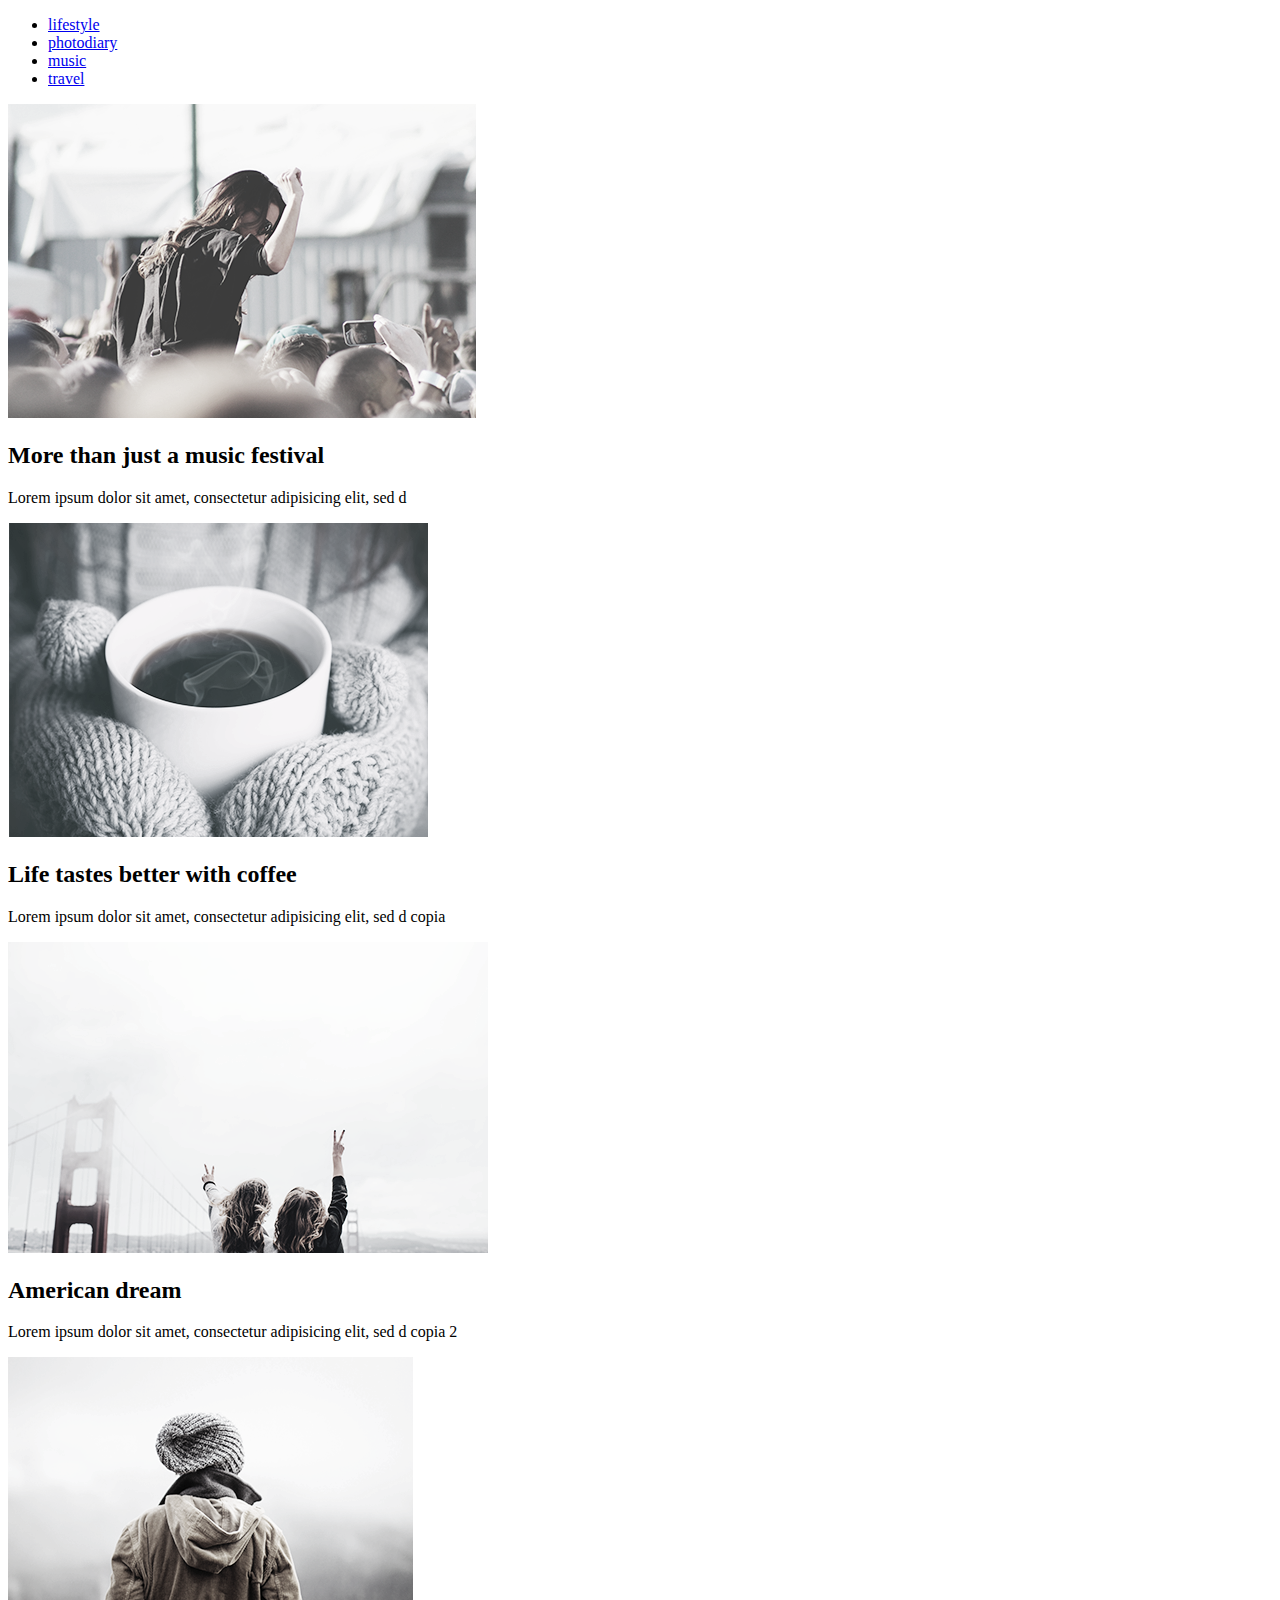
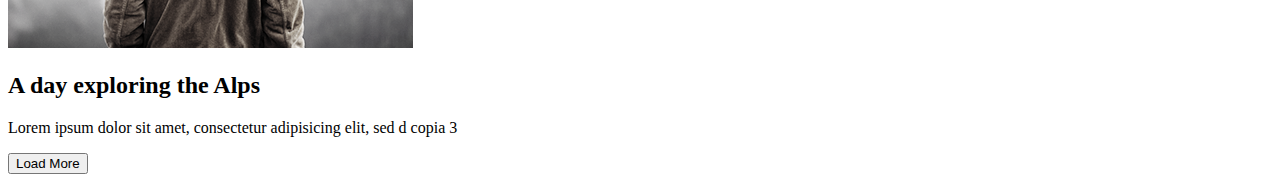
<file: module_1/module_1.html>
<!DOCTYPE html>
<html lang="en">
  <head>
    <meta charset="UTF-8" />
    <meta name="viewport" content="width=device-width, initial-scale=1.0" />
    <title>Module_1</title>
  </head>
  <body>
    <main>
      <header>
        <nav>
          <ul>
            <li><a href="#first-image">lifestyle</a></li>
            <li><a href="#second-image">photodiary</a></li>
            <li><a href="#third-image">music</a></li>
            <li><a href="#fourth-image">travel</a></li>
          </ul>
        </nav>
      </header>

      <section>
        <img src="1.png" class="images" id="first-image" alt="lifestyle" />
        <h2 class="headings" id="part1">More than just a music festival</h2>
        <p class="textblocks" id="textblock1">
          Lorem ipsum dolor sit amet, consectetur adipisicing elit, sed d
        </p>
      </section>

      <section>
        <img class="images" id="second-image" src="2.png" alt="lifestyle" />
        <h2 class="headings" id="part2">Life tastes better with coffee</h2>
        <p class="textblocks" id="textblock2">
          Lorem ipsum dolor sit amet, consectetur adipisicing elit, sed d copia
        </p>
      </section>

      <section>
        <img class="images" id="third-image" src="3.png" alt="photodiary" />
        <h2 class="headings" id="part3">American dream</h2>
        <p class="textblocks" id="textblock3">
          Lorem ipsum dolor sit amet, consectetur adipisicing elit, sed d copia
          2
        </p>
      </section>

      <section>
        <img class="images" id="fourth-image" src="4.png" alt="photodiary" />
        <h2 class="headings" id="part4">A day exploring the Alps</h2>
        <p class="textblocks" id"textblock4>
          Lorem ipsum dolor sit amet, consectetur adipisicing elit, sed d copia
          3
        </p>
      </section>

      <footer><button>Load More</button></footer>
    </main>
  </body>
</html>
</file>
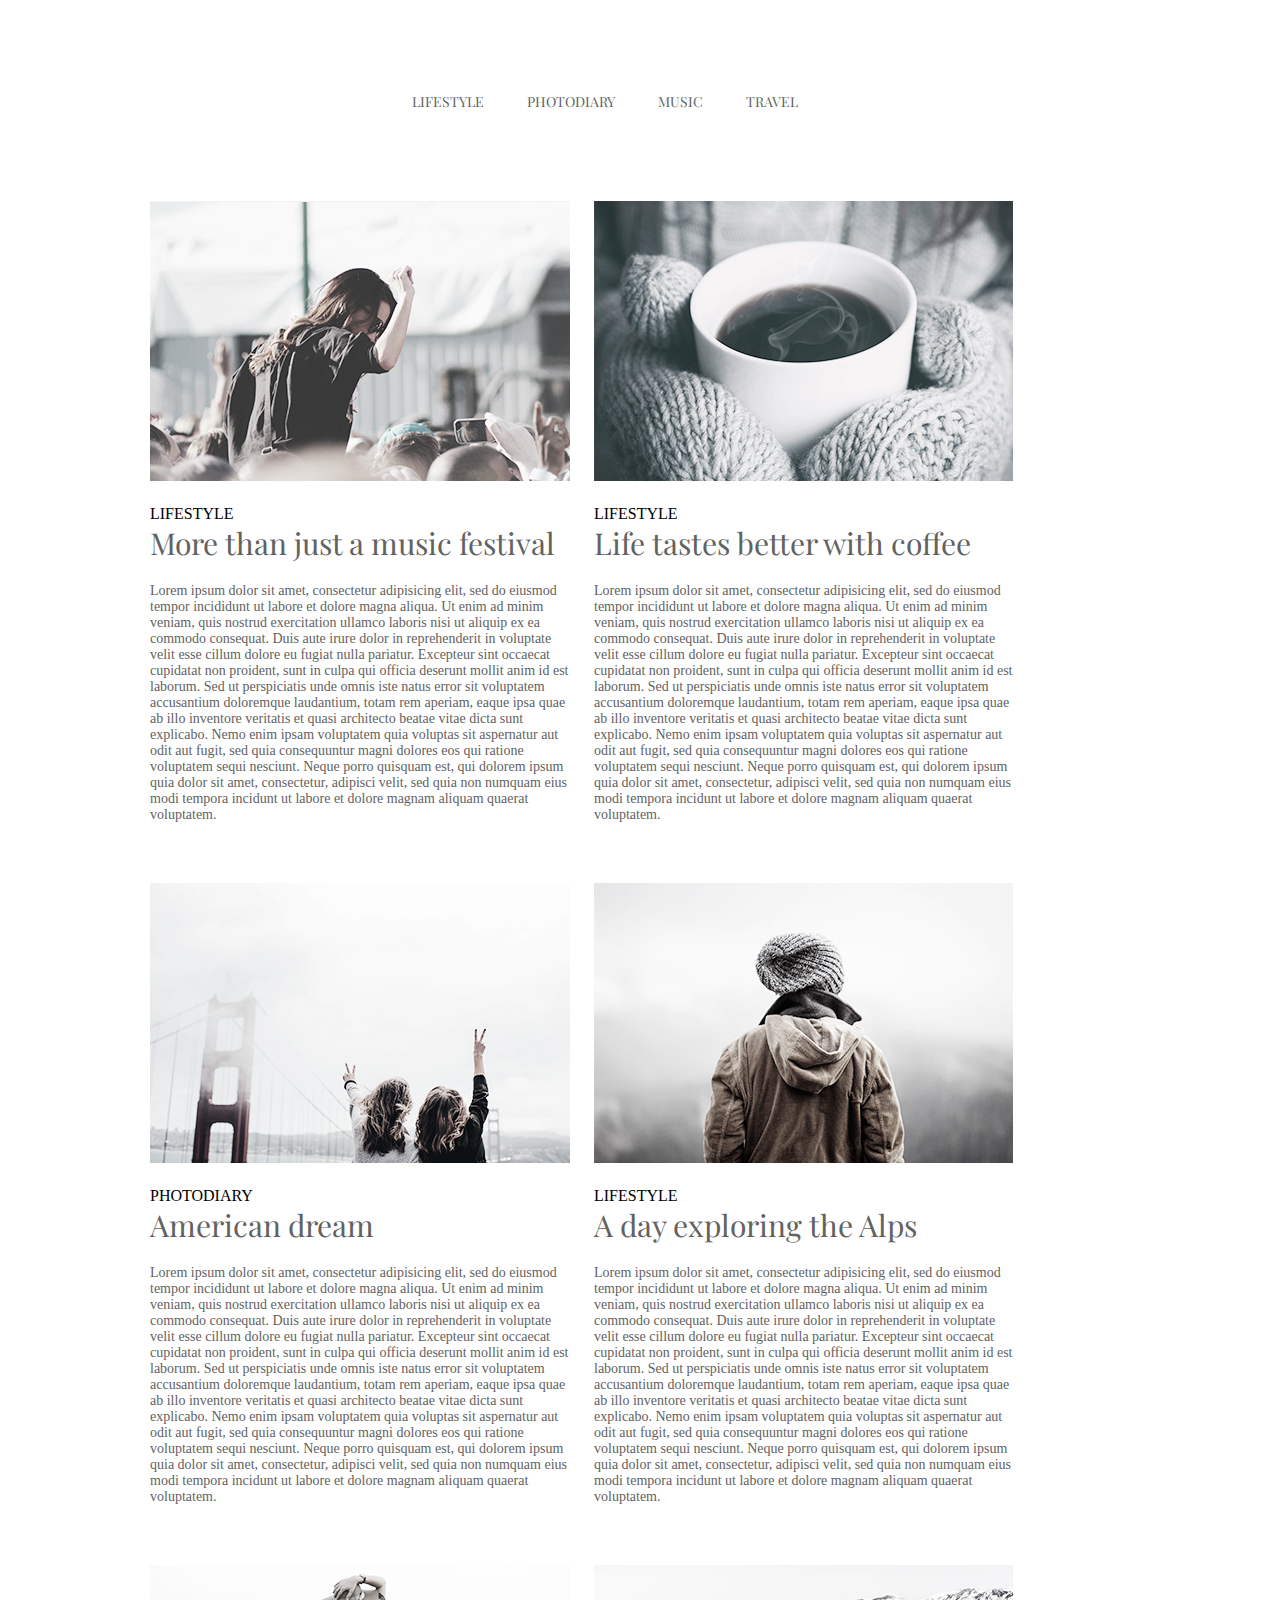
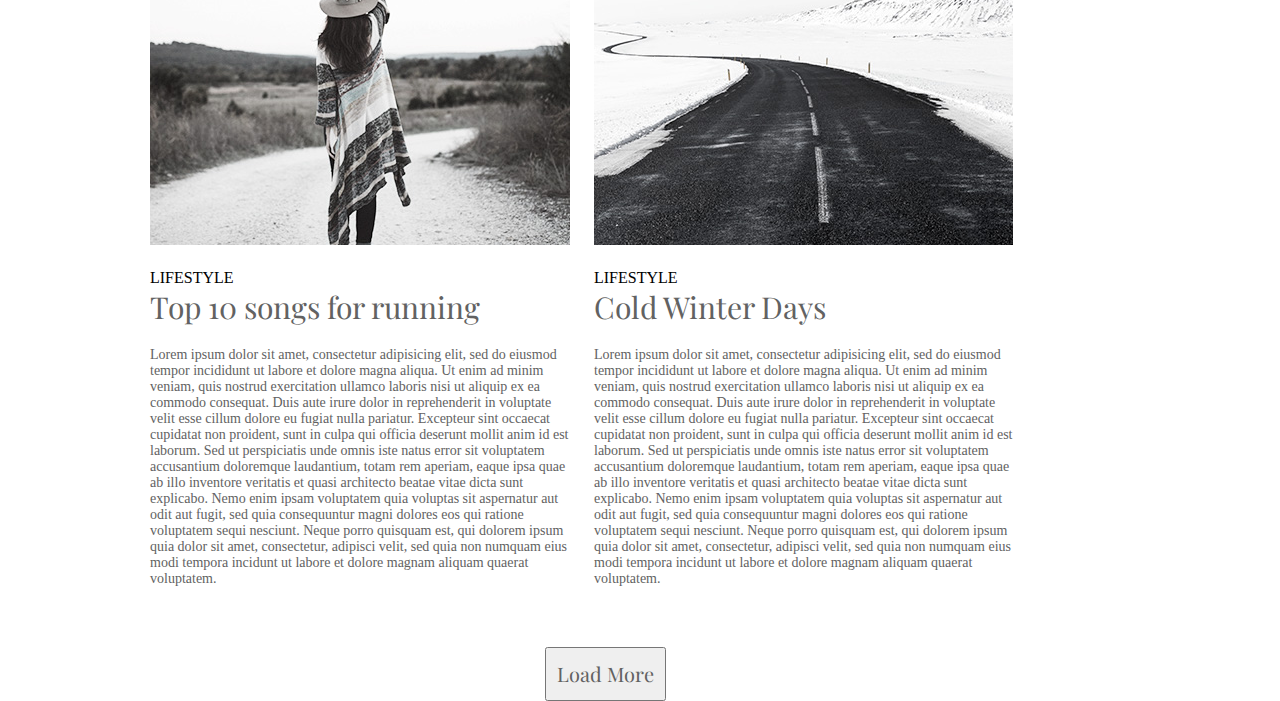
<file: module_3/module_3.html>
<!DOCTYPE html>
<html lang="en">
  <head>
    <meta charset="UTF-8" />
    <meta name="viewport" content="width=device-width, initial-scale=1.0" />
    <link rel="stylesheet" href="./module_3_style.css" />
    <link
      href="https://fonts.googleapis.com/css2?family=Playfair+Display+SC:wght@400;700&family=Playfair+Display:wght@400;500;700&family=Ubuntu+Condensed&family=Ubuntu+Mono:wght@400;700&family=Ubuntu:ital,wght@0,300;0,500;0,700;1,400&display=swap"
      rel="stylesheet"
    />

    <title>Module_3</title>
  </head>
  <body>
    <main class="wrapper">
      <header>
        <nav class="navigation">
          <ul>
            <li class="list-items">
              <a href="#first-image" class="change_color">LIFESTYLE</a>
            </li>
            <li class="list-items"><a href="#second-image">PHOTODIARY</a></li>
            <li class="list-items"><a href="#third-image">MUSIC</a></li>
            <li class="list-items"><a href="#fourth-image">TRAVEL</a></li>
          </ul>
        </nav>
      </header>

      <section class="parts" id="part1">
        <img src="image-1.jpg" alt="back" class="images" id="first-image" />
        <p class="sublte">LIFESTYLE</p>
        <h2 class="headings" id="first_heading">
          More than just a music festival
        </h2>
        <p class="textblocks" id="textblock1">
          Lorem ipsum dolor sit amet, consectetur adipisicing elit, sed do
          eiusmod tempor incididunt ut labore et dolore magna aliqua. Ut enim ad
          minim veniam, quis nostrud exercitation ullamco laboris nisi ut
          aliquip ex ea commodo consequat. Duis aute irure dolor in
          reprehenderit in voluptate velit esse cillum dolore eu fugiat nulla
          pariatur. Excepteur sint occaecat cupidatat non proident, sunt in
          culpa qui officia deserunt mollit anim id est laborum. Sed ut
          perspiciatis unde omnis iste natus error sit voluptatem accusantium
          doloremque laudantium, totam rem aperiam, eaque ipsa quae ab illo
          inventore veritatis et quasi architecto beatae vitae dicta sunt
          explicabo. Nemo enim ipsam voluptatem quia voluptas sit aspernatur aut
          odit aut fugit, sed quia consequuntur magni dolores eos qui ratione
          voluptatem sequi nesciunt. Neque porro quisquam est, qui dolorem ipsum
          quia dolor sit amet, consectetur, adipisci velit, sed quia non numquam
          eius modi tempora incidunt ut labore et dolore magnam aliquam quaerat
          voluptatem.
        </p>
      </section>

      <section class="parts" id="part2">
        <img src="image-2.jpg" alt="coffee" class="images" id="second-image" />
        <p class="sublte">LIFESTYLE</p>
        <h2 class="headings" id="second_heading">
          Life tastes better with coffee
        </h2>
        <p class="textblocks" id="textblock2">
          Lorem ipsum dolor sit amet, consectetur adipisicing elit, sed do
          eiusmod tempor incididunt ut labore et dolore magna aliqua. Ut enim ad
          minim veniam, quis nostrud exercitation ullamco laboris nisi ut
          aliquip ex ea commodo consequat. Duis aute irure dolor in
          reprehenderit in voluptate velit esse cillum dolore eu fugiat nulla
          pariatur. Excepteur sint occaecat cupidatat non proident, sunt in
          culpa qui officia deserunt mollit anim id est laborum. Sed ut
          perspiciatis unde omnis iste natus error sit voluptatem accusantium
          doloremque laudantium, totam rem aperiam, eaque ipsa quae ab illo
          inventore veritatis et quasi architecto beatae vitae dicta sunt
          explicabo. Nemo enim ipsam voluptatem quia voluptas sit aspernatur aut
          odit aut fugit, sed quia consequuntur magni dolores eos qui ratione
          voluptatem sequi nesciunt. Neque porro quisquam est, qui dolorem ipsum
          quia dolor sit amet, consectetur, adipisci velit, sed quia non numquam
          eius modi tempora incidunt ut labore et dolore magnam aliquam quaerat
          voluptatem.
        </p>
      </section>

      <section class="parts" id="part3">
        <img src="image-3.jpg" alt="back" class="images" id="third-image" />
        <p class="sublte">PHOTODIARY</p>
        <h2 class="headings" id="third_heading">American dream</h2>
        <p class="textblocks" id="textblock3">
          Lorem ipsum dolor sit amet, consectetur adipisicing elit, sed do
          eiusmod tempor incididunt ut labore et dolore magna aliqua. Ut enim ad
          minim veniam, quis nostrud exercitation ullamco laboris nisi ut
          aliquip ex ea commodo consequat. Duis aute irure dolor in
          reprehenderit in voluptate velit esse cillum dolore eu fugiat nulla
          pariatur. Excepteur sint occaecat cupidatat non proident, sunt in
          culpa qui officia deserunt mollit anim id est laborum. Sed ut
          perspiciatis unde omnis iste natus error sit voluptatem accusantium
          doloremque laudantium, totam rem aperiam, eaque ipsa quae ab illo
          inventore veritatis et quasi architecto beatae vitae dicta sunt
          explicabo. Nemo enim ipsam voluptatem quia voluptas sit aspernatur aut
          odit aut fugit, sed quia consequuntur magni dolores eos qui ratione
          voluptatem sequi nesciunt. Neque porro quisquam est, qui dolorem ipsum
          quia dolor sit amet, consectetur, adipisci velit, sed quia non numquam
          eius modi tempora incidunt ut labore et dolore magnam aliquam quaerat
          voluptatem.
        </p>
      </section>

      <section class="parts" id="part4">
        <img src="image-4.jpg" alt="back" class="images" id="fourth-image" />
        <p class="sublte">LIFESTYLE</p>
        <h2 class="headings" id="fourht_heading">
          A day exploring the Alps
        </h2>
        <p class="textblocks" id="textblock4">
          Lorem ipsum dolor sit amet, consectetur adipisicing elit, sed do
          eiusmod tempor incididunt ut labore et dolore magna aliqua. Ut enim ad
          minim veniam, quis nostrud exercitation ullamco laboris nisi ut
          aliquip ex ea commodo consequat. Duis aute irure dolor in
          reprehenderit in voluptate velit esse cillum dolore eu fugiat nulla
          pariatur. Excepteur sint occaecat cupidatat non proident, sunt in
          culpa qui officia deserunt mollit anim id est laborum. Sed ut
          perspiciatis unde omnis iste natus error sit voluptatem accusantium
          doloremque laudantium, totam rem aperiam, eaque ipsa quae ab illo
          inventore veritatis et quasi architecto beatae vitae dicta sunt
          explicabo. Nemo enim ipsam voluptatem quia voluptas sit aspernatur aut
          odit aut fugit, sed quia consequuntur magni dolores eos qui ratione
          voluptatem sequi nesciunt. Neque porro quisquam est, qui dolorem ipsum
          quia dolor sit amet, consectetur, adipisci velit, sed quia non numquam
          eius modi tempora incidunt ut labore et dolore magnam aliquam quaerat
          voluptatem.
        </p>
      </section>
      <section class="parts" id="part5">
        <img src="image-5.jpg" alt="back" class="images" id="img5" />
        <p class="sublte">LIFESTYLE</p>
        <h2 class="headings" id="fifth_heading">
          Top 10 songs for running
        </h2>
        <p class="textblocks" id="textblock5">
          Lorem ipsum dolor sit amet, consectetur adipisicing elit, sed do
          eiusmod tempor incididunt ut labore et dolore magna aliqua. Ut enim ad
          minim veniam, quis nostrud exercitation ullamco laboris nisi ut
          aliquip ex ea commodo consequat. Duis aute irure dolor in
          reprehenderit in voluptate velit esse cillum dolore eu fugiat nulla
          pariatur. Excepteur sint occaecat cupidatat non proident, sunt in
          culpa qui officia deserunt mollit anim id est laborum. Sed ut
          perspiciatis unde omnis iste natus error sit voluptatem accusantium
          doloremque laudantium, totam rem aperiam, eaque ipsa quae ab illo
          inventore veritatis et quasi architecto beatae vitae dicta sunt
          explicabo. Nemo enim ipsam voluptatem quia voluptas sit aspernatur aut
          odit aut fugit, sed quia consequuntur magni dolores eos qui ratione
          voluptatem sequi nesciunt. Neque porro quisquam est, qui dolorem ipsum
          quia dolor sit amet, consectetur, adipisci velit, sed quia non numquam
          eius modi tempora incidunt ut labore et dolore magnam aliquam quaerat
          voluptatem.
        </p>
      </section>
      <section class="parts" id="part6">
        <img src="image-6.jpg" alt="back" class="images" id="img6" />
        <p class="sublte">LIFESTYLE</p>
        <h2 class="headings" id="sixth_heading">
          Cold Winter Days
        </h2>
        <p class="textblocks" id="textblock6">
          Lorem ipsum dolor sit amet, consectetur adipisicing elit, sed do
          eiusmod tempor incididunt ut labore et dolore magna aliqua. Ut enim ad
          minim veniam, quis nostrud exercitation ullamco laboris nisi ut
          aliquip ex ea commodo consequat. Duis aute irure dolor in
          reprehenderit in voluptate velit esse cillum dolore eu fugiat nulla
          pariatur. Excepteur sint occaecat cupidatat non proident, sunt in
          culpa qui officia deserunt mollit anim id est laborum. Sed ut
          perspiciatis unde omnis iste natus error sit voluptatem accusantium
          doloremque laudantium, totam rem aperiam, eaque ipsa quae ab illo
          inventore veritatis et quasi architecto beatae vitae dicta sunt
          explicabo. Nemo enim ipsam voluptatem quia voluptas sit aspernatur aut
          odit aut fugit, sed quia consequuntur magni dolores eos qui ratione
          voluptatem sequi nesciunt. Neque porro quisquam est, qui dolorem ipsum
          quia dolor sit amet, consectetur, adipisci velit, sed quia non numquam
          eius modi tempora incidunt ut labore et dolore magnam aliquam quaerat
          voluptatem.
        </p>
      </section>

      <footer>
        <button>
          <div class="button">Load More</div>
        </button>
      </footer>
    </main>
  </body>
</html>
</file>
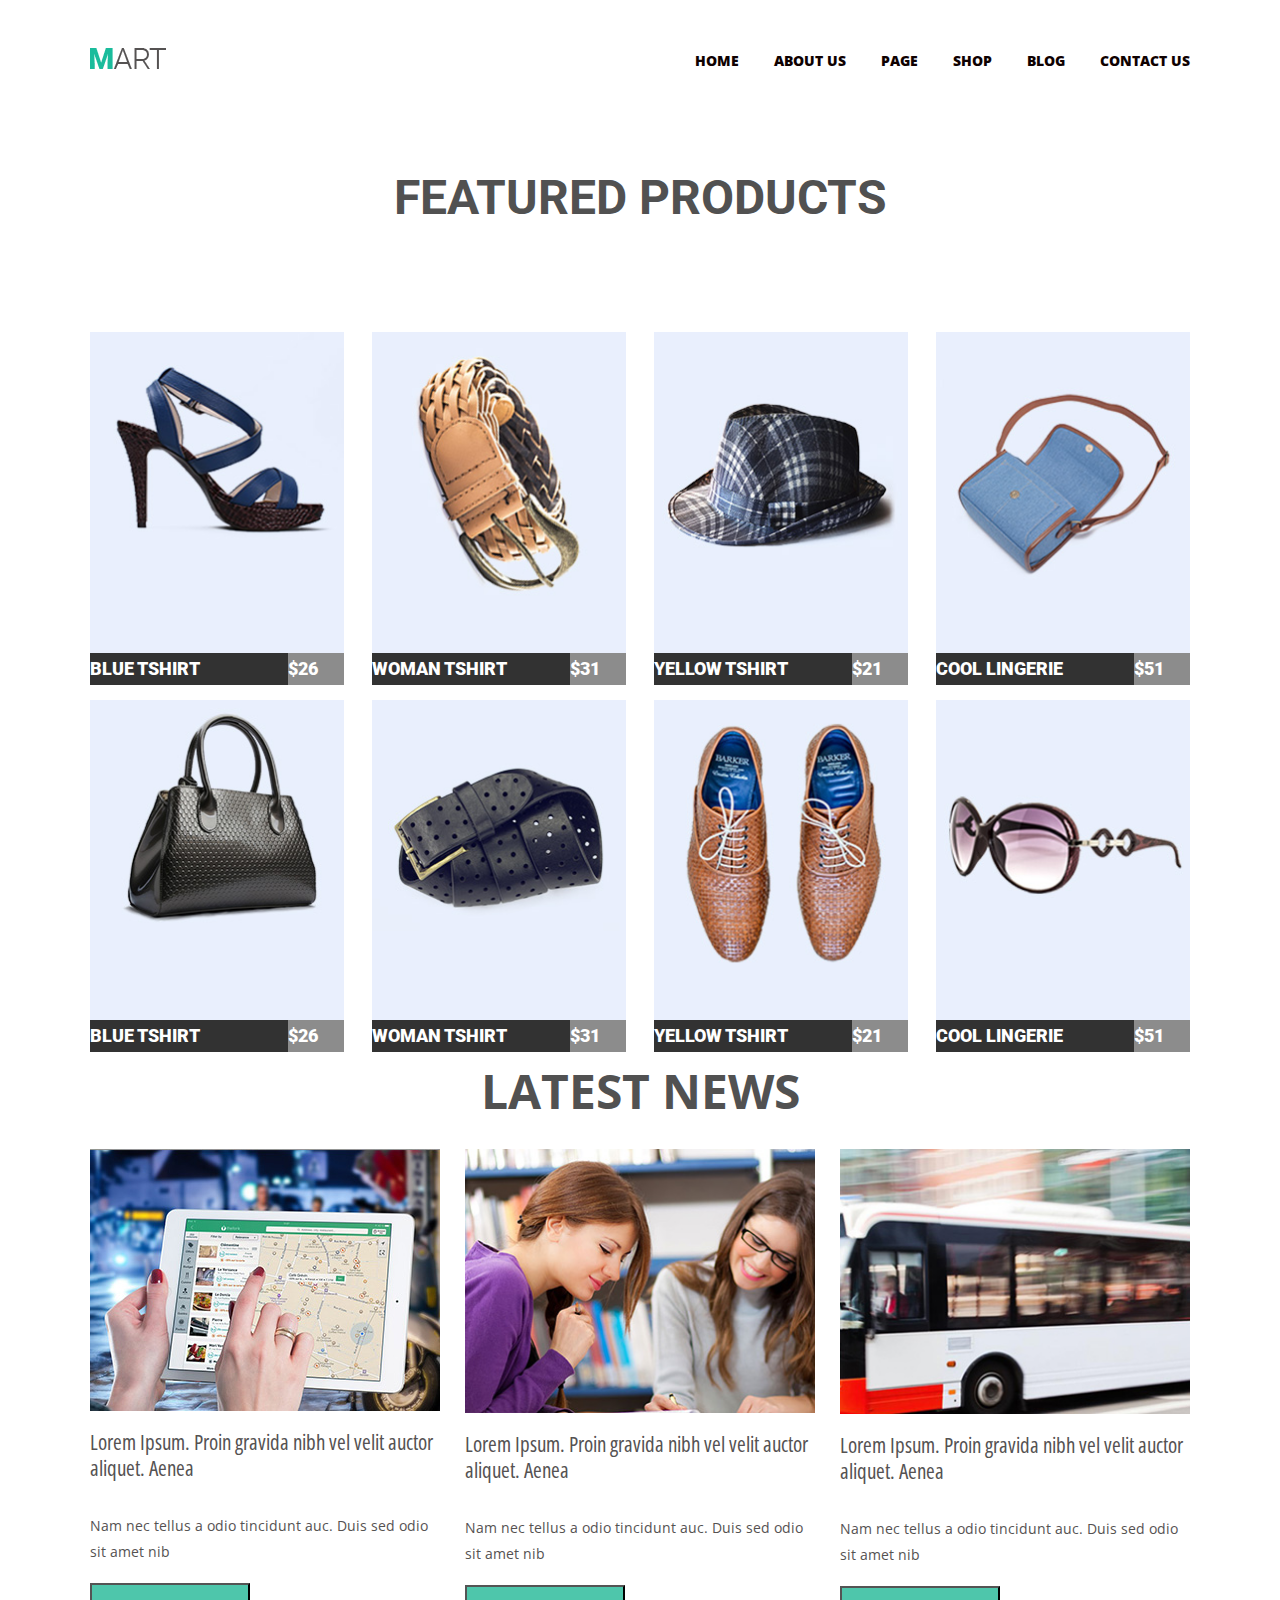
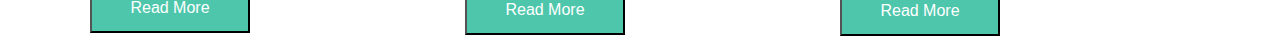
<file: module_4/index_4.html>
<!DOCTYPE html>
<html lang="en">
  <head>
    <meta charset="UTF-8" />
    <meta name="viewport" content="width=device-width, initial-scale=1.0" />
    <title>module_4</title>
    <link
      rel="stylesheet"
      href="https://fonts.googleapis.com/css2?family=Open+Sans:wght@300;400;600;700&family=Roboto:wght@100;300;400;500;700;900&display=swap"
    />
    <link rel="stylesheet" href="style_4.css" />
  </head>
  <body>
    <main class="wrapper">
      <!-- navigation part -->

      <header class="page-header">
        <nav class="menu-section">
          <a href="" class="site-logo"
            ><img src="img/logo.png" alt="site-logo" width="76" height="24"
          /></a>
          <ul class="site-navigation">
            <li><a href="">Contact Us</a></li>
            <li><a href="">Blog</a></li>
            <li><a href="">Shop</a></li>
            <li><a href="">Page</a></li>
            <li><a href="">About Us</a></li>
            <li><a href="">Home</a></li>
          </ul>
        </nav>
      </header>

      <section class="gallery">
        <!-- on sale -->
        <h2 class="gallery-title">Featured products</h2>

        <ul class="product-list">
          <li class="product_list_item">
            <img
              src="img/product1.jpg"
              alt="shoe"
              class="product_list_image"
              width="255"
              height="322"
            />
            <h3 class="product_list_item_title">Blue tshirt</h3>
            <h3 class="product_list_item_price">$26</h3>
          </li>
          <li class="product_list_item">
            <img
              src="img/product2.jpg"
              alt="belt"
              class="product_list_image"
              width="255"
              height="322"
            />
            <h3 class="product_list_item_title">Woman tshirt</h3>
            <h3 class="product_list_item_price">$31</h3>
          </li>
          <li class="product_list_item">
            <img
              src="img/product3.jpg"
              alt="hat"
              class="product_list_image"
              width="255"
              height="322"
            />
            <h3 class="product_list_item_title">Yellow tshirt</h3>
            <h3 class="product_list_item_price">$21</h3>
          </li>
          <li class="product_list_item">
            <img
              src="img/product4.jpg"
              alt="bag"
              class="product_list_image"
              width="255"
              height="322"
            />
            <h3 class="product_list_item_title">Cool Lingerie</h3>
            <h3 class="product_list_item_price">$51</h3>
          </li>
          <li class="product_list_item">
            <img
              src="img/product5.jpg"
              alt="another bag"
              class="product_list_image"
              width="255"
              height="322"
            />
            <h3 class="product_list_item_title">Blue tshirt</h3>
            <h3 class="product_list_item_price">$26</h3>
          </li>
          <li class="product_list_item">
            <img
              src="img/product6.jpg"
              alt="another belt"
              class="product_list_image"
              width="255"
              height="322"
            />
            <h3 class="product_list_item_title">Woman tshirt</h3>
            <h3 class="product_list_item_price">$31</h3>
          </li>
          <li class="product_list_item">
            <img
              src="img/product7.jpg"
              alt="shoes"
              class="product_list_image"
              width="255"
              height="322"
            />
            <h3 class="product_list_item_title">Yellow tshirt</h3>
            <h3 class="product_list_item_price">$21</h3>
          </li>
          <li class="product_list_item">
            <img
              src="img/product8.jpg"
              alt=""
              class="product_list_image"
              width="255"
              height="322"
            />
            <h3 class="product_list_item_title">Cool Lingerie</h3>
            <h3 class="product_list_item_price">$51</h3>
          </li>
        </ul>
      </section>
      <section class="blog">
        <!-- blog -->

        <h2 class="blog-title">Latest news</h2>

        <ul class="blog">
          <li class="blog_list_item">
            <img
              src="img/blog_1.jpg"
              alt="ipad"
              class="blog_image"
              width="350"
              height="262"
            />
            <h3 class="blog_list_item_title">
              Lorem Ipsum. Proin gravida nibh vel velit auctor aliquet. Aenea
            </h3>
            <p class="blog_list_item_description">
              Nam nec tellus a odio tincidunt auc. Duis sed odio sit amet nib
            </p>
            <button class="read_more">Read More</button>
          </li>
          <li class="blog_list_item">
            <img
              src="img/blog2.jpg"
              alt="girls"
              class="blog_image"
              width="350"
              height="262"
            />
            <h3 class="blog_list_item_title">
              Lorem Ipsum. Proin gravida nibh vel velit auctor aliquet. Aenea
            </h3>
            <p class="blog_list_item_description">
              Nam nec tellus a odio tincidunt auc. Duis sed odio sit amet nib
            </p>
            <button class="read_more">read more</button>
          </li>
          <li class="blog_list_item">
            <img
              src="img/blog_3.jpg"
              alt="bus"
              class="blog_image"
              width="350"
              height="262"
            />
            <h3 class="blog_list_item_title">
              Lorem Ipsum. Proin gravida nibh vel velit auctor aliquet. Aenea
            </h3>
            <p class="blog_list_item_description">
              Nam nec tellus a odio tincidunt auc. Duis sed odio sit amet nib
            </p>
            <button class="read_more">read more</button>
          </li>
        </ul>
      </section>
    </main>
  </body>
</html>
</file>
<file: module_3/module_3_style.css>
* {
    margin: 0;
    padding: 0;
    font-size: 100%;
    box-sizing: border-box;
}

.wrapper {
    width: 910px;
    margin-left: 150px;
    margin-top: 72px;
}

header,
footer {
    /* width: 900px; */
    text-align: center;
}

.navigation {
    /* width: 510px; */
    font-family: "playfair display";
    font-size: 14px;
    color: #626262;
    margin-bottom: 70px;
    /* text-decoration: none; */
}

.list-items {
    display: inline-block;
    font-family: "playfair display";
    font-size: 14px;
    color: #626262;
    padding: 20px;
    /* text-decoration: "none"; */
}

a {
    text-decoration: none;
    color: rgb(98, 98, 98);
}

.change_color:hover {
    color: #03a9f4;
}

.parts {
    display: inline-block;
    width: 420px;
    margin-right: 20px;
    margin-bottom: 40px;
    /* padding-left: 29px; */
}

.images {
    margin-bottom: 20px;
    /* add something to align with text */
}

.headings {
    font-family: "playfair display";
    font-size: 30px;
    font-weight: lighter;
    color: #626262;
    margin-bottom: 20px;
}

.subtle {
    font-family: "ubuntu";
    font-size: 14px;
    color: #b4ad9e;
    margin-bottom: 20px;
}

.textblocks {
    font-family: "playfairdisplay regular";
    font-size: 14px;
    /* add the font height */
    color: rgb(98, 98, 98);
    margin-bottom: 20px;
}
.button {
    display: inline-block;
    margin-left: 10px;
    margin-right: 10px;
    line-height: 50px;
    font-family: "playfair display";
    font-size: 20px;
    text-align: center;
    color: rgb(98, 98, 98);
}
</file>
<file: module_4/style_4.css>
.wrapper {
    box-sizing: border-box;
    width: 1160px;
    /* background-color: aqua; */
    margin: 0 auto;
    padding: 26px 30px 84px 30px;
}
*::before,
*::after {
    box-sizing: inherit;
}

body {
    font-family: "Roboto", "Open+Sans", "arial", sans-serif;
    color: #515151;
    font-size: 14px;
    line-height: 26px;
}
a {
    text-decoration: none;
}

ul {
    list-style: none;
    padding: 0;
}

h2 {
    color: #515151;
    font-stretch: expanded;
    font-size: 48px;
    line-height: 48px;
    text-align: center;
    margin: 0;
    padding: 0;
    text-transform: uppercase;
}
h3 {
    margin: 0;
    padding: 0;
}

img {
    display: block;
    max-width: 100%;
    height: auto;
}

.menu-section {
    vertical-align: middle;
}
.site-logo {
    display: inline-block;
}
.site-navigation {
    padding-bottom: 112px;
}

.site-navigation li:not(:first-child) {
    margin-right: 35px;
}

.site-navigation a {
    color: #0f0101;
    font-stretch: expanded;
    text-transform: uppercase;
    font-weight: 900;
    font-family: "open sans", sans-serif;
}

.site-navigation a:hover,
.site-navigation a:focus {
    background-color: #1abc9c;
}

.product-list {
    padding-top: 96px;
    /* padding-bottom: 106px; */
}
.product_list_item:not(:nth-child(4n)) {
    margin-right: 28px;
}

.product-list h3 {
    color: #ffffff;
    font-stretch: expanded;
    font-size: 18px;
    line-height: 32px;
    font-weight: 900;
    text-transform: uppercase;
}

.product_list_item {
    width: 254px;
    float: left;
    /* margin-right: 15px; */
    margin-bottom: 15px;

    /* to change to 30, clear for the nth childs */
    /* clear floating */
}

.product_list_item_title {
    background-color: #323232;
}
.product_list_item_price {
    background-color: #8c8c8c;
}

.blog {
    font-family: "open sans", sans-serif;
    font-weight: 400;
    font-size: 18px;
    line-height: 26px;
    color: #555252;
}

.blog_list_item:not(:nth-child(3n)) {
    margin-right: 25px;
}

.blog-title {
    margin-top: 76px;
    margin-bottom: 34px;
}

.blog_list_item {
    width: 350px;
    /* margin-right: 15px; */
    margin-bottom: 15px;
    text-align: left;
    float: left;
}
.blog_list_item_title {
    font-weight: 400;
    font-stretch: extra-condensed;
    margin-top: 18px;
    margin-bottom: 16px;
}

.blog_list_item_description {
    font-size: 14px;
    margin-top: 32px;
    margin-bottom: 18px;
}

.read_more {
    font-size: 16px;
    font-weight: 300;
    background-color: #4ec6ab;
    color: white;
    text-transform: capitalize;
    height: 50px;
    width: 160px;
    text-align: center;
}
.site-navigation li {
    display: inline-block;
    float: right;
}
.site-logo {
    float: left;
}
.product_list_item_title {
    float: left;
    width: 78%;
}
.product_list_item_price {
    float: right;
    width: 22%;
}

.product_list_item_price:hover,
.product_list_item_price:focus {
    background-color: #1abc9c;
}

.product_list_item_title:hover,
.product_list_item_title:focus {
    background-color: #1abc9c;
}
</file>
